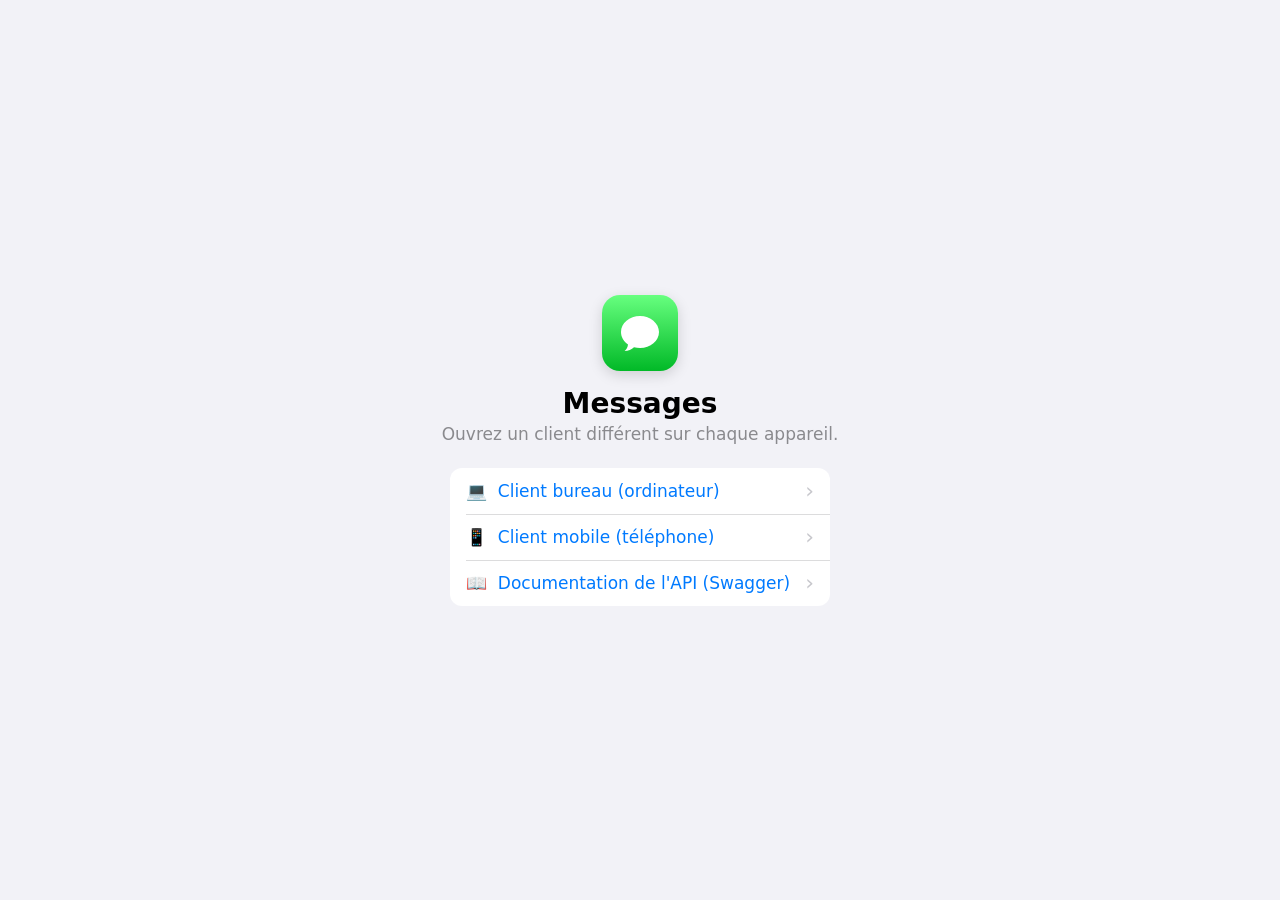
<file: clients/index.html>
<!DOCTYPE html>
<html lang="fr">
<head>
    <meta charset="UTF-8">
    <meta name="viewport" content="width=device-width, initial-scale=1.0">
    <title>Messages — Choix du client</title>
    <link rel="stylesheet" href="common/imessage.css">
    <style>
        body { font-size: 17px; }
        .form-group { width: 100%; max-width: 380px; }
        .form-row { color: var(--blue); text-decoration: none; }
        .form-row span { margin-left: auto; color: var(--disabled); font-size: 22px; }
    </style>
</head>
<body>
    <main class="auth">
        <div class="app-icon" aria-hidden="true">
            <svg viewBox="0 0 48 48"><path fill="#fff" d="M24 7C13.5 7 5 14.2 5 23.1c0 5 2.7 9.5 7 12.5-.3 2.6-1.6 4.9-3.4 6.5 3.7-.2 7-1.6 9.4-3.8 1.9.5 3.9.8 6 .8 10.5 0 19-7.2 19-16S34.5 7 24 7z"/></svg>
        </div>
        <h1>Messages</h1>
        <p class="subtitle">Ouvrez un client différent sur chaque appareil.</p>
        <nav class="form-group">
            <a class="form-row" href="desktop/">💻&nbsp; Client bureau (ordinateur)<span>›</span></a>
            <a class="form-row" href="mobile/">📱&nbsp; Client mobile (téléphone)<span>›</span></a>
            <a class="form-row" href="/docs">📖&nbsp; Documentation de l'API (Swagger)<span>›</span></a>
        </nav>
    </main>
</body>
</html>
</file>
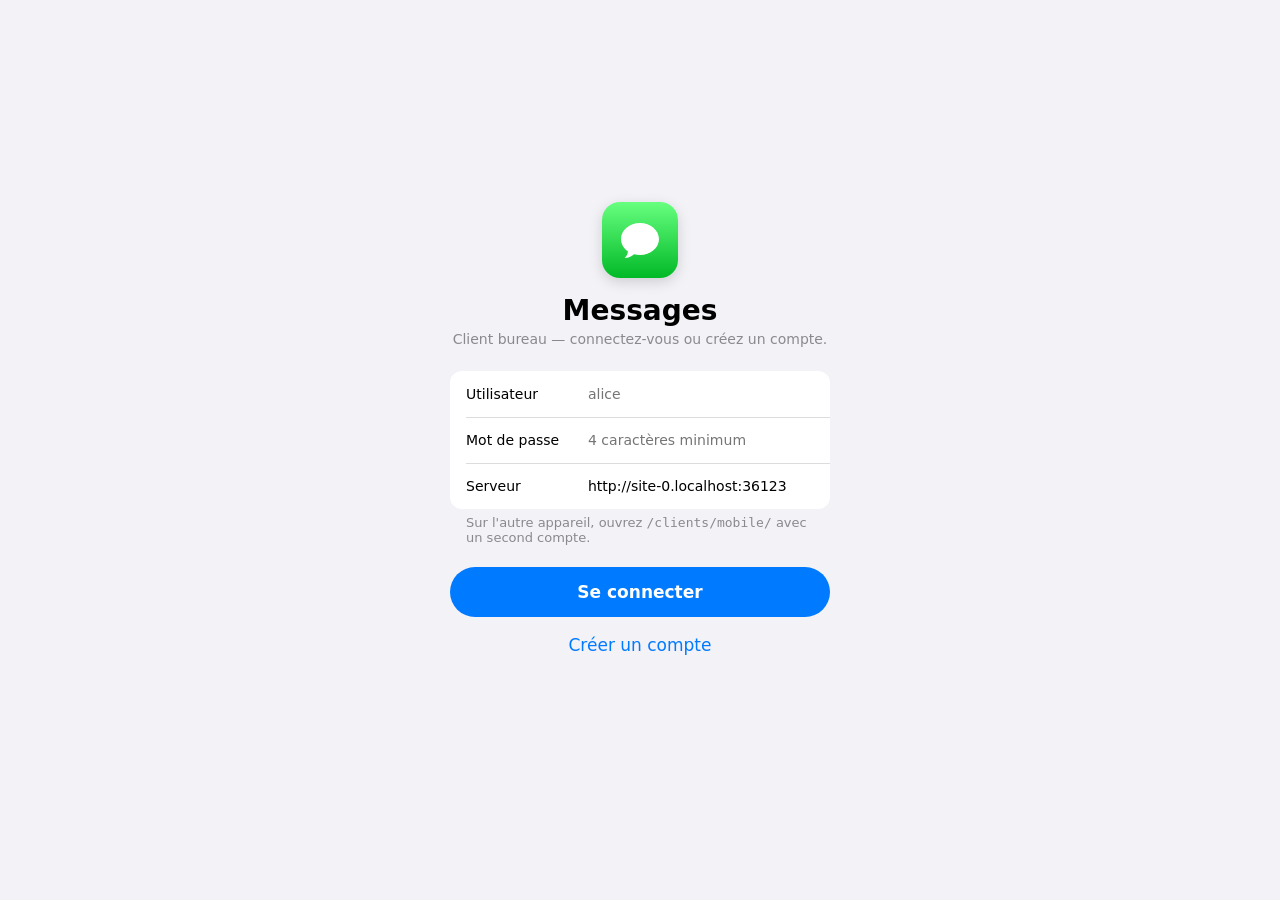
<file: clients/desktop/index.html>
<!DOCTYPE html>
<html lang="fr">
<head>
    <meta charset="UTF-8">
    <meta name="viewport" content="width=device-width, initial-scale=1.0">
    <title>Messages — Client Bureau</title>
    <link rel="stylesheet" href="../common/imessage.css">
    <style>
        /* Mise en page de Messages sur macOS : barre latérale à gauche, conversation à droite */
        body { font-size: 14px; overflow: hidden; }

        #chatView { display: grid; grid-template-columns: 320px 1fr auto; height: 100vh; }

        aside {
            display: flex;
            flex-direction: column;
            min-height: 0;
            padding: 12px 10px 8px;
            background: var(--sidebar-bg);
            border-right: 0.5px solid var(--separator);
        }
        .sidebar-header { display: flex; align-items: center; gap: 10px; padding: 2px 4px 14px; }
        .sidebar-header .avatar { width: 32px; height: 32px; font-size: 13px; }
        .sidebar-header .me { flex: 1; min-width: 0; display: flex; flex-direction: column; }
        #meLabel { font-weight: 600; font-size: 13px; }

        #userList { flex: 1; overflow-y: auto; display: flex; flex-direction: column; gap: 2px; }
        .contact {
            display: grid;
            grid-template-columns: 10px 40px 1fr;
            align-items: center;
            gap: 8px;
            width: 100%;
            padding: 10px 10px 10px 4px;
            border: 0;
            border-radius: 10px;
            background: none;
            text-align: left;
        }
        .contact:not(.active):hover { background: rgba(0, 0, 0, 0.04); }
        .contact.active { background: var(--selection); color: #fff; }
        .contact.active .presence { color: rgba(255, 255, 255, 0.85); }
        .contact .chevron { display: none; }
        .row-text { display: flex; flex-direction: column; min-width: 0; }
        .row-text .name { font-weight: 600; font-size: 14px; }
        .row-text .presence { font-size: 13px; }
        .unread-dot { width: 10px; height: 10px; border-radius: 50%; }
        .unread-dot.visible { background: var(--blue); }

        .journal { padding: 6px 4px 0; border-top: 0.5px solid var(--separator); }

        main { position: relative; display: flex; flex-direction: column; min-width: 0; min-height: 0; }
        #emptyState { margin: auto; color: var(--secondary); font-size: 15px; }
        #conversation { flex: 1; display: flex; flex-direction: column; min-height: 0; }

        /* En-tête centré (avatar puis nom dans une capsule), flottant au-dessus du fil */
        .conv-bar { display: flex; justify-content: center; padding: 4px 0 2px; }
        .contact-header .avatar { width: 44px; height: 44px; font-size: 17px; }
        #thread { padding-top: 100px; }

        /* Panneau d'informations à droite, comme dans Messages sur macOS */
        #infoPanel { width: 340px; border-left: 0.5px solid var(--separator); }

        .msg { font-size: 14px; max-width: 60%; }
    </style>
</head>
<body>
    <!-- 1. Connexion / création de compte (REST) -->
    <section id="authView" class="auth">
        <div class="app-icon" aria-hidden="true">
            <svg viewBox="0 0 48 48"><path fill="#fff" d="M24 7C13.5 7 5 14.2 5 23.1c0 5 2.7 9.5 7 12.5-.3 2.6-1.6 4.9-3.4 6.5 3.7-.2 7-1.6 9.4-3.8 1.9.5 3.9.8 6 .8 10.5 0 19-7.2 19-16S34.5 7 24 7z"/></svg>
        </div>
        <h1>Messages</h1>
        <p class="subtitle">Client bureau — connectez-vous ou créez un compte.</p>
        <form id="authForm">
            <div class="form-group">
                <div class="form-row">
                    <label for="username">Utilisateur</label>
                    <input id="username" required minlength="3" maxlength="50" autocomplete="username" placeholder="alice">
                </div>
                <div class="form-row">
                    <label for="password">Mot de passe</label>
                    <input id="password" type="password" required minlength="4" autocomplete="current-password" placeholder="4 caractères minimum">
                </div>
                <div class="form-row">
                    <label for="server">Serveur</label>
                    <input id="server" required>
                </div>
            </div>
            <p class="form-footnote">Sur l'autre appareil, ouvrez <code>/clients/mobile/</code> avec un second compte.</p>
            <button id="btnLogin" class="btn-primary" type="submit">Se connecter</button>
            <button id="btnRegister" class="btn-plain" type="submit">Créer un compte</button>
            <p id="authMessage"></p>
        </form>
    </section>

    <!-- 2. Messagerie -->
    <section id="chatView" hidden>
        <aside>
            <div class="sidebar-header">
                <span id="meAvatar" class="avatar"></span>
                <div class="me">
                    <span id="meLabel"></span>
                    <span id="wsStatus" class="ws-status"></span>
                </div>
                <button id="btnLogout" class="glass round" title="Se déconnecter" aria-label="Se déconnecter">
                    <svg viewBox="0 0 24 24" fill="none" stroke="currentColor" stroke-width="1.8" stroke-linecap="round" stroke-linejoin="round"><path d="M14 4h4a2 2 0 0 1 2 2v12a2 2 0 0 1-2 2h-4"/><path d="M9 16l-4-4 4-4"/><path d="M5 12h10"/></svg>
                </button>
            </div>
            <ul id="userList"></ul>
            <details class="journal">
                <summary>Journal REST / WebSocket</summary>
                <ol id="log" reversed></ol>
            </details>
        </aside>

        <main>
            <p id="emptyState">Sélectionnez une conversation</p>
            <div id="conversation" hidden>
                <header class="conv-bar">
                    <button id="btnContactInfo" class="contact-header" aria-controls="infoPanel" aria-expanded="false" title="Informations sur le contact">
                        <span id="contactAvatar" class="avatar"></span>
                        <span class="glass"><span id="contactName"></span><span class="chev">›</span></span>
                        <span id="contactPresence" class="presence"></span>
                    </button>
                </header>
                <div id="thread">
                    <ul id="messages"></ul>
                    <div id="typing" class="typing" hidden><span></span><span></span><span></span></div>
                </div>
                <p id="composerError"></p>
                <form id="sendForm" class="composer">
                    <div class="composer-field">
                        <input id="messageInput" placeholder="Message" autocomplete="off" maxlength="5000">
                        <button id="btnSend" type="submit" aria-label="Envoyer">
                            <svg viewBox="0 0 14 14" fill="none" stroke="currentColor" stroke-width="2" stroke-linecap="round" stroke-linejoin="round"><path d="M7 12V2M2.5 6.5L7 2l4.5 4.5"/></svg>
                        </button>
                    </div>
                </form>
            </div>
        </main>

        <section id="infoPanel" aria-label="Informations sur le contact" hidden>
            <button id="btnCloseInfo" class="glass round" aria-label="Fermer">
                <svg viewBox="0 0 14 14" fill="none" stroke="currentColor" stroke-width="1.8" stroke-linecap="round"><path d="M2 2l10 10M12 2L2 12"/></svg>
            </button>
            <div class="info-head">
                <span id="infoAvatar" class="avatar"></span>
                <h2 id="infoName"></h2>
                <span id="infoPresence" class="presence"></span>
            </div>
            <div id="infoBody"></div>
        </section>
    </section>

    <script type="module">
        import { initChat } from "../common/chat.js";
        initChat();
    </script>
</body>
</html>
</file>
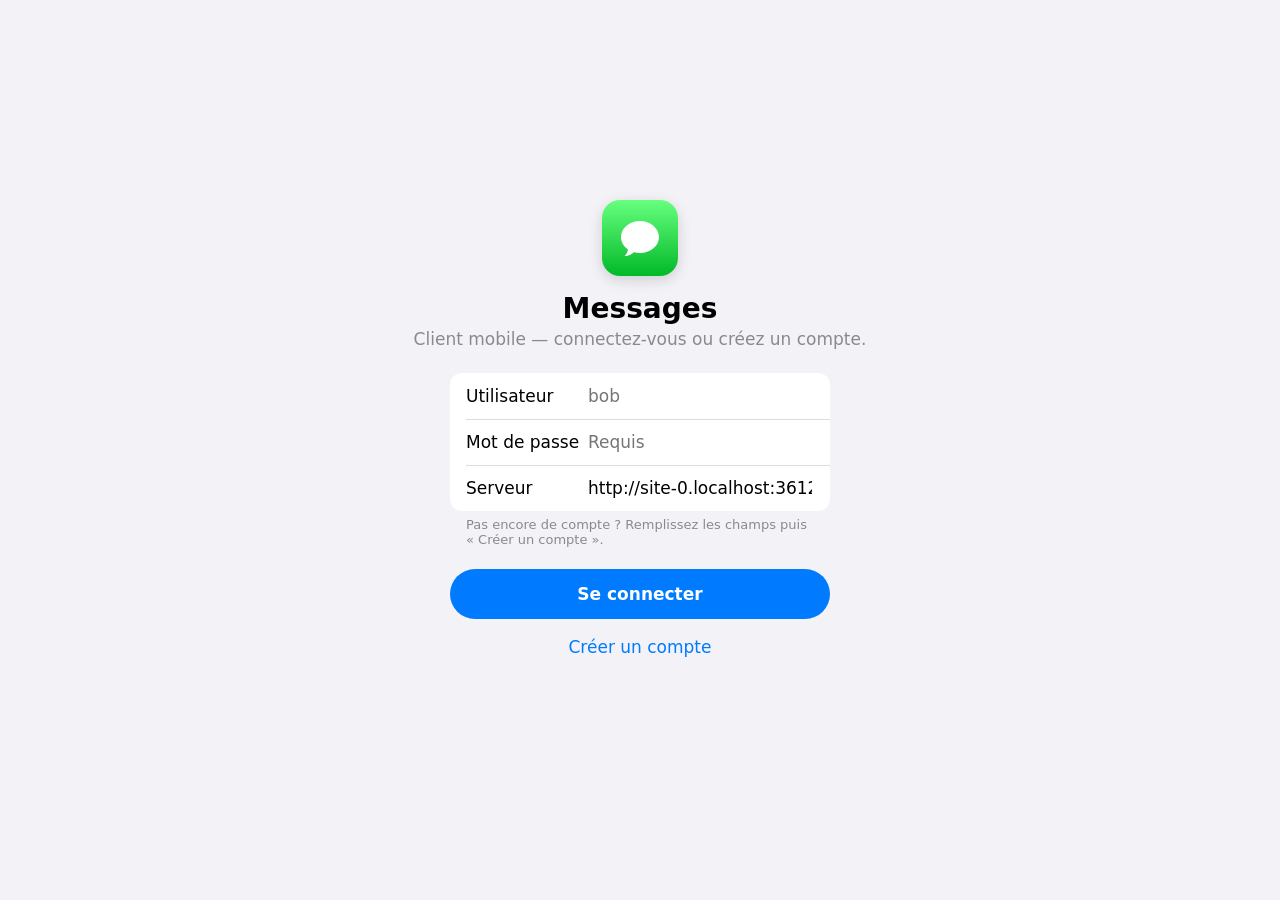
<file: clients/mobile/index.html>
<!DOCTYPE html>
<html lang="fr">
<head>
    <meta charset="UTF-8">
    <meta name="viewport" content="width=device-width, initial-scale=1.0, viewport-fit=cover">
    <title>Messages — Client Mobile</title>
    <link rel="stylesheet" href="../common/imessage.css">
    <style>
        /* Mise en page de Messages sur iOS : liste des conversations OU conversation */
        body { font-size: 17px; }
        .auth { padding-top: max(32px, env(safe-area-inset-top)); }

        #chatView { height: 100dvh; display: flex; flex-direction: column; }
        body.in-conversation aside { display: none; }
        body:not(.in-conversation) main { display: none; }

        /* --- Liste des conversations --- */
        aside {
            flex: 1;
            display: flex;
            flex-direction: column;
            min-height: 0;
            overflow-y: auto;
            padding: max(10px, env(safe-area-inset-top)) 0 env(safe-area-inset-bottom);
        }
        .top-bar { display: flex; padding: 4px 16px; }
        .large-title { margin: 8px 16px 2px; font-size: 34px; font-weight: 700; letter-spacing: 0.3px; }
        .me-line { margin: 0 16px 10px; font-size: 13px; color: var(--secondary); }
        #meLabel { color: var(--text); font-weight: 600; }

        .contact {
            display: grid;
            grid-template-columns: 12px auto 1fr auto;
            align-items: center;
            width: 100%;
            padding: 0 16px 0 4px;
            border: 0;
            background: none;
            text-align: left;
        }
        .contact:active { background: var(--bubble-received); }
        .contact .avatar { width: 46px; height: 46px; margin: 0 12px 0 6px; font-size: 18px; }
        .row-text {
            display: flex;
            flex-direction: column;
            min-width: 0;
            padding: 14px 0;
            border-bottom: 0.5px solid var(--separator);
            align-self: stretch;
            justify-content: center;
        }
        .row-text .name { font-weight: 600; font-size: 17px; }
        .row-text .presence { font-size: 15px; }
        .contact .chevron {
            align-self: stretch;
            display: flex;
            align-items: center;
            padding-left: 6px;
            border-bottom: 0.5px solid var(--separator);
            color: var(--disabled);
            font-size: 22px;
        }
        .unread-dot { width: 10px; height: 10px; border-radius: 50%; justify-self: end; }
        .unread-dot.visible { background: var(--blue); }

        .journal { margin-top: auto; padding: 16px; }

        /* --- Conversation --- */
        main { flex: 1; display: flex; flex-direction: column; min-height: 0; }
        #emptyState { display: none; }
        #conversation { flex: 1; display: flex; flex-direction: column; min-height: 0; }

        .conv-header {
            display: grid;
            grid-template-columns: 52px 1fr 52px;
            align-items: start;
            padding: max(8px, env(safe-area-inset-top)) 8px 4px;
        }
        #btnBack { margin-top: 14px; color: var(--blue); }
        #btnBack svg { width: 20px; height: 20px; }
        .contact-header { justify-self: center; }
        .contact-header .avatar { width: 50px; height: 50px; font-size: 19px; }

        /* Le fil défile sous l'en-tête flouté */
        #thread { padding: calc(max(8px, env(safe-area-inset-top)) + 104px) 16px 12px; }

        /* Fiche du contact : feuille plein écran qui monte, comme sur iOS */
        #infoPanel {
            position: fixed;
            inset: 0;
            z-index: 10;
            padding-top: max(14px, env(safe-area-inset-top));
            padding-bottom: max(24px, env(safe-area-inset-bottom));
            animation: sheet-up 0.28s ease-out;
        }
        #btnCloseInfo { top: max(12px, env(safe-area-inset-top)); left: 16px; }
        @keyframes sheet-up { from { transform: translateY(100%); } to { transform: none; } }
        .msg { max-width: 75%; }
        .composer { padding-bottom: max(10px, env(safe-area-inset-bottom)); }
        .composer-field { min-height: 38px; }
        #btnSend { width: 30px; height: 30px; }
    </style>
</head>
<body>
    <!-- 1. Connexion / création de compte (REST) -->
    <section id="authView" class="auth">
        <div class="app-icon" aria-hidden="true">
            <svg viewBox="0 0 48 48"><path fill="#fff" d="M24 7C13.5 7 5 14.2 5 23.1c0 5 2.7 9.5 7 12.5-.3 2.6-1.6 4.9-3.4 6.5 3.7-.2 7-1.6 9.4-3.8 1.9.5 3.9.8 6 .8 10.5 0 19-7.2 19-16S34.5 7 24 7z"/></svg>
        </div>
        <h1>Messages</h1>
        <p class="subtitle">Client mobile — connectez-vous ou créez un compte.</p>
        <form id="authForm">
            <div class="form-group">
                <div class="form-row">
                    <label for="username">Utilisateur</label>
                    <input id="username" required minlength="3" maxlength="50" autocomplete="username" autocapitalize="none" placeholder="bob">
                </div>
                <div class="form-row">
                    <label for="password">Mot de passe</label>
                    <input id="password" type="password" required minlength="4" autocomplete="current-password" placeholder="Requis">
                </div>
                <div class="form-row">
                    <label for="server">Serveur</label>
                    <input id="server" required inputmode="url" autocapitalize="none">
                </div>
            </div>
            <p class="form-footnote">Pas encore de compte ? Remplissez les champs puis « Créer un compte ».</p>
            <button id="btnLogin" class="btn-primary" type="submit">Se connecter</button>
            <button id="btnRegister" class="btn-plain" type="submit">Créer un compte</button>
            <p id="authMessage"></p>
        </form>
    </section>

    <!-- 2. Messagerie -->
    <section id="chatView" hidden>
        <aside>
            <div class="top-bar">
                <button id="btnLogout" class="glass">Déconnexion</button>
            </div>
            <h1 class="large-title">Messages</h1>
            <p class="me-line"><span id="meLabel"></span> · <span id="wsStatus" class="ws-status"></span></p>
            <ul id="userList"></ul>
            <details class="journal">
                <summary>Journal REST / WebSocket</summary>
                <ol id="log" reversed></ol>
            </details>
        </aside>

        <main>
            <p id="emptyState"></p>
            <div id="conversation" hidden>
                <header class="conv-header conv-bar">
                    <button id="btnBack" class="glass round" aria-label="Retour aux conversations">
                        <svg viewBox="0 0 20 20" fill="none" stroke="currentColor" stroke-width="2.4" stroke-linecap="round" stroke-linejoin="round"><path d="M12.5 3.5L6 10l6.5 6.5"/></svg>
                    </button>
                    <button id="btnContactInfo" class="contact-header" aria-controls="infoPanel" aria-expanded="false" title="Informations sur le contact">
                        <span id="contactAvatar" class="avatar"></span>
                        <span class="glass"><span id="contactName"></span><span class="chev">›</span></span>
                        <span id="contactPresence" class="presence"></span>
                    </button>
                </header>
                <div id="thread">
                    <ul id="messages"></ul>
                    <div id="typing" class="typing" hidden><span></span><span></span><span></span></div>
                </div>
                <p id="composerError"></p>
                <form id="sendForm" class="composer">
                    <div class="composer-field">
                        <input id="messageInput" placeholder="Message" autocomplete="off" maxlength="5000">
                        <button id="btnSend" type="submit" aria-label="Envoyer">
                            <svg viewBox="0 0 14 14" fill="none" stroke="currentColor" stroke-width="2" stroke-linecap="round" stroke-linejoin="round"><path d="M7 12V2M2.5 6.5L7 2l4.5 4.5"/></svg>
                        </button>
                    </div>
                </form>
            </div>
        </main>

        <section id="infoPanel" aria-label="Informations sur le contact" hidden>
            <button id="btnCloseInfo" class="glass round" aria-label="Fermer">
                <svg viewBox="0 0 14 14" fill="none" stroke="currentColor" stroke-width="1.8" stroke-linecap="round"><path d="M2 2l10 10M12 2L2 12"/></svg>
            </button>
            <div class="info-head">
                <span id="infoAvatar" class="avatar"></span>
                <h2 id="infoName"></h2>
                <span id="infoPresence" class="presence"></span>
            </div>
            <div id="infoBody"></div>
        </section>
    </section>

    <script type="module">
        import { initChat } from "../common/chat.js";
        initChat({
            onConversationOpened: () => document.body.classList.add("in-conversation"),
            onConversationClosed: () => document.body.classList.remove("in-conversation"),
        });
    </script>
</body>
</html>
</file>
<file: clients/common/imessage.css>
/*
 * Styles communs aux deux clients, calqués sur iMessage (macOS / iOS 26+).
 * Chaque page ajoute sa propre mise en page (bureau : deux colonnes ; mobile : un écran à la fois).
 */

:root {
    --blue: #007aff;
    --green: #34c759;
    --red: #ff3b30;
    --bubble-sent: #0b84ff;
    --bubble-received: #e9e9eb;
    --text: #000;
    --secondary: #8a8a8e;
    --separator: rgba(60, 60, 67, 0.18);
    --thread-bg: #fff;
    --grouped-bg: #f2f2f7;
    --cell-bg: #fff;
    --sidebar-bg: #ececec;
    --selection: #0a7aff;
    --field-bg: rgba(255, 255, 255, 0.9);
    --field-border: rgba(0, 0, 0, 0.12);
    --glass-bg: rgba(255, 255, 255, 0.72);
    --glass-border: rgba(0, 0, 0, 0.08);
    --avatar: linear-gradient(180deg, #a5abb9, #858a97);
    --disabled: #c7c7cc;
    color-scheme: light dark;
}

@media (prefers-color-scheme: dark) {
    :root {
        --blue: #0a84ff;
        --bubble-sent: #0a84ff;
        --bubble-received: #3a3a3c;
        --text: #fff;
        --secondary: #98989f;
        --separator: rgba(84, 84, 88, 0.6);
        --thread-bg: #000;
        --grouped-bg: #000;
        --cell-bg: #1c1c1e;
        --sidebar-bg: #232325;
        --field-bg: rgba(44, 44, 46, 0.9);
        --field-border: rgba(255, 255, 255, 0.12);
        --glass-bg: rgba(58, 58, 60, 0.72);
        --glass-border: rgba(255, 255, 255, 0.1);
        --avatar: linear-gradient(180deg, #8e94a2, #6c717d);
        --disabled: #48484a;
    }
}

* { box-sizing: border-box; }
[hidden] { display: none !important; }

html, body { margin: 0; height: 100%; }
body {
    font-family: -apple-system, BlinkMacSystemFont, "SF Pro Text", "Helvetica Neue", system-ui, sans-serif;
    color: var(--text);
    background: var(--thread-bg);
    -webkit-font-smoothing: antialiased;
    -webkit-tap-highlight-color: transparent;
}
button, input { font: inherit; color: inherit; }
button { cursor: pointer; }
ul { list-style: none; margin: 0; padding: 0; }

/* ---------- Boutons « Liquid Glass » (ronds ou en capsule) ---------- */

.glass {
    display: inline-flex;
    align-items: center;
    justify-content: center;
    min-width: 36px;
    height: 36px;
    padding: 0 10px;
    border-radius: 18px;
    border: 0.5px solid var(--glass-border);
    background: var(--glass-bg);
    box-shadow: 0 2px 10px rgba(0, 0, 0, 0.08), inset 0 1px 0 rgba(255, 255, 255, 0.35);
    -webkit-backdrop-filter: blur(20px) saturate(180%);
    backdrop-filter: blur(20px) saturate(180%);
    font-size: 15px;
    font-weight: 500;
}
.glass.round { width: 36px; padding: 0; }
.glass svg { width: 18px; height: 18px; }

/* ---------- Avatars (contact sans photo : initiales sur dégradé gris) ---------- */

.avatar {
    display: inline-grid;
    place-items: center;
    flex: none;
    width: 40px;
    height: 40px;
    border-radius: 50%;
    background: var(--avatar);
    color: #fff;
    font-size: 16px;
    font-weight: 600;
    letter-spacing: 0.3px;
}

/* Présence (exigence de l'énoncé) : texte secondaire, avec un point vert si en ligne */
.presence { color: var(--secondary); }
.presence.online::before {
    content: "";
    display: inline-block;
    width: 7px;
    height: 7px;
    margin-right: 5px;
    border-radius: 50%;
    background: var(--green);
    vertical-align: 1px;
}

/* ---------- Fil de discussion ---------- */

#thread {
    flex: 1;
    min-height: 0;
    overflow-y: auto;
    display: flex;
    flex-direction: column;
    padding: 8px 18px 12px;
    background: var(--thread-bg);
}
#messages { display: flex; flex-direction: column; }

.timestamp {
    align-self: center;
    margin: 14px 0 6px;
    font-size: 11px;
    color: var(--secondary);
}
.timestamp strong { font-weight: 600; }

.msg {
    position: relative;
    z-index: 0; /* les « queues » (z-index: -1) passent sous le texte */
    max-width: 70%;
    margin-top: 2px;
    padding: 7px 12px 8px;
    border-radius: 18px;
    line-height: 1.32;
    white-space: pre-wrap;
    overflow-wrap: anywhere;
}
.msg.first { margin-top: 8px; }
.msg.mine { align-self: flex-end; background: var(--bubble-sent); color: #fff; }
.msg.theirs { align-self: flex-start; background: var(--bubble-received); color: var(--text); }

/* Queue de bulle : un arrondi de la couleur de la bulle, découpé par un second de la couleur du fond */
.msg.tail::before,
.msg.tail::after {
    content: "";
    position: absolute;
    z-index: -1;
    bottom: 0;
    height: 20px;
}
.msg.mine.tail::before { right: -7px; width: 20px; background: var(--bubble-sent); border-bottom-left-radius: 16px 14px; }
.msg.mine.tail::after { right: -26px; width: 26px; background: var(--thread-bg); border-bottom-left-radius: 10px; }
.msg.theirs.tail::before { left: -7px; width: 20px; background: var(--bubble-received); border-bottom-right-radius: 16px 14px; }
.msg.theirs.tail::after { left: -26px; width: 26px; background: var(--thread-bg); border-bottom-right-radius: 10px; }

.receipt {
    align-self: flex-end;
    margin: 3px 4px 0 0;
    font-size: 11px;
    font-weight: 500;
    color: var(--secondary);
}

/* Bulle « … » quand l'autre écrit */
.typing {
    position: relative;
    align-self: flex-start;
    display: flex;
    gap: 4px;
    margin: 8px 0 4px 6px;
    padding: 12px 14px;
    border-radius: 18px;
    background: var(--bubble-received);
}
.typing::before,
.typing::after {
    content: "";
    position: absolute;
    border-radius: 50%;
    background: var(--bubble-received);
}
.typing::before { width: 11px; height: 11px; left: -2px; bottom: -2px; }
.typing::after { width: 5px; height: 5px; left: -6px; bottom: -6px; }
.typing span {
    width: 8px;
    height: 8px;
    border-radius: 50%;
    background: var(--secondary);
    animation: typing 1.2s infinite ease-in-out;
}
.typing span:nth-child(2) { animation-delay: 0.2s; }
.typing span:nth-child(3) { animation-delay: 0.4s; }
@keyframes typing {
    0%, 60%, 100% { opacity: 0.35; }
    30% { opacity: 1; }
}

/* ---------- Zone de saisie : capsule, flèche bleue visible seulement avec du texte ---------- */

#composerError {
    margin: 0;
    padding: 0 20px;
    font-size: 12px;
    text-align: right;
    color: var(--red);
}
#composerError:empty { display: none; }

.composer {
    display: flex;
    align-items: center;
    padding: 8px 16px 12px;
    background: var(--thread-bg);
}
.composer-field {
    flex: 1;
    display: flex;
    align-items: center;
    min-height: 36px;
    padding: 3px 3px 3px 14px;
    border: 0.5px solid var(--field-border);
    border-radius: 18px;
    background: var(--field-bg);
    box-shadow: 0 1px 8px rgba(0, 0, 0, 0.06);
}
#messageInput {
    flex: 1;
    min-width: 0;
    padding: 4px 0;
    border: 0;
    outline: none;
    background: transparent;
}
#messageInput::placeholder { color: var(--secondary); }
#btnSend {
    display: grid;
    place-items: center;
    flex: none;
    width: 28px;
    height: 28px;
    padding: 0;
    border: 0;
    border-radius: 50%;
    background: var(--blue);
    color: #fff;
}
#btnSend svg { width: 14px; height: 14px; }
#btnSend:disabled { background: var(--disabled); }
#messageInput:placeholder-shown + #btnSend { visibility: hidden; }

/* ---------- Connexion / création de compte (formulaire groupé façon Réglages) ---------- */

.auth {
    min-height: 100%;
    display: flex;
    flex-direction: column;
    align-items: center;
    justify-content: center;
    padding: 32px 16px;
    background: var(--grouped-bg);
}
.app-icon {
    display: grid;
    place-items: center;
    width: 76px;
    height: 76px;
    border-radius: 18px;
    background: linear-gradient(180deg, #67ff7f, #01b927);
    box-shadow: 0 4px 14px rgba(0, 0, 0, 0.15);
}
.app-icon svg { width: 48px; height: 48px; }
.auth h1 { margin: 16px 0 4px; font-size: 28px; font-weight: 700; }
.auth .subtitle { margin: 0 0 24px; color: var(--secondary); text-align: center; }
.auth form { width: 100%; max-width: 380px; display: flex; flex-direction: column; align-items: stretch; }

.form-group {
    overflow: hidden;
    border-radius: 12px;
    background: var(--cell-bg);
}
.form-row {
    position: relative;
    display: flex;
    align-items: center;
    min-height: 46px;
    padding: 0 16px;
}
.form-row + .form-row::before {
    content: "";
    position: absolute;
    top: 0;
    left: 16px;
    right: 0;
    border-top: 0.5px solid var(--separator);
}
.form-row label { flex: none; width: 120px; }
.form-row input { flex: 1; min-width: 0; border: 0; outline: none; background: transparent; }
.form-footnote { margin: 6px 16px 22px; font-size: 13px; color: var(--secondary); }

.btn-primary {
    height: 50px;
    border: 0;
    border-radius: 25px;
    background: var(--blue);
    color: #fff;
    font-size: 17px;
    font-weight: 600;
}
.btn-plain {
    margin-top: 6px;
    padding: 12px;
    border: 0;
    background: none;
    color: var(--blue);
    font-size: 17px;
}
#authMessage { min-height: 20px; margin: 12px 0 0; text-align: center; font-size: 14px; }
#authMessage.error { color: var(--red); }

/* ---------- Journal REST / WebSocket (outil de démonstration, discret) ---------- */

.journal { font-size: 11px; color: var(--secondary); }
.journal summary { cursor: pointer; padding: 6px 0; }
.journal ol { max-height: 140px; overflow-y: auto; margin: 0; padding-left: 18px; }
.journal li.error { color: var(--red); }

.ws-status { font-size: 12px; color: var(--secondary); }
.ws-status.online { color: var(--green); }

.hint { padding: 16px; font-size: 13px; color: var(--secondary); text-align: center; }

/* ---------- En-tête de conversation : flotte au-dessus du fil, avec flou (verre) ---------- */

#conversation { position: relative; }
.conv-bar {
    position: absolute;
    top: 0;
    left: 0;
    right: 0;
    z-index: 2;
    background: color-mix(in srgb, var(--thread-bg) 72%, transparent);
    -webkit-backdrop-filter: blur(20px) saturate(180%);
    backdrop-filter: blur(20px) saturate(180%);
}

/* Zone cliquable avatar + nom : fond « verre » au survol, ouvre le panneau d'informations */
.contact-header {
    display: flex;
    flex-direction: column;
    align-items: center;
    padding: 6px 16px 5px;
    border: 0.5px solid transparent;
    border-radius: 20px;
    background: transparent;
    transition: background 0.15s, box-shadow 0.15s, border-color 0.15s;
}
.contact-header:hover,
.contact-header[aria-expanded="true"] {
    border-color: var(--glass-border);
    background: var(--glass-bg);
    box-shadow: 0 4px 18px rgba(0, 0, 0, 0.1), inset 0 1px 0 rgba(255, 255, 255, 0.35);
    -webkit-backdrop-filter: blur(24px) saturate(180%);
    backdrop-filter: blur(24px) saturate(180%);
}
.contact-header .avatar { position: relative; z-index: 1; }
.contact-header .glass { margin-top: -6px; height: 28px; padding: 0 12px; font-size: 14px; font-weight: 600; }
.contact-header .glass .chev { margin-left: 4px; color: var(--secondary); font-weight: 400; }
#contactPresence { margin-top: 3px; font-size: 11px; }

/* ---------- Panneau d'informations sur le contact ---------- */

#infoPanel {
    position: relative;
    overflow-y: auto;
    padding: 14px 16px 24px;
    background: var(--grouped-bg);
}
#btnCloseInfo { position: absolute; top: 12px; left: 12px; }
#btnCloseInfo svg { width: 14px; height: 14px; }
.info-head { display: flex; flex-direction: column; align-items: center; padding: 10px 0 18px; }
.info-head .avatar { width: 84px; height: 84px; font-size: 34px; }
#infoName { margin: 10px 0 2px; font-size: 26px; font-weight: 700; text-align: center; overflow-wrap: anywhere; }
#infoPresence { font-size: 13px; }

.info-section { margin-bottom: 18px; }
.info-title {
    margin: 0 16px 6px;
    font-size: 12px;
    font-weight: 400;
    text-transform: uppercase;
    letter-spacing: 0.3px;
    color: var(--secondary);
}
.info-section .form-row { gap: 12px; min-height: 44px; }
.info-label { flex: 1; }
.info-value { color: var(--secondary); text-align: right; }
.info-value.mono { font-family: ui-monospace, "SF Mono", Menlo, monospace; font-size: 12px; }
.info-value.online-text { color: var(--green); }
.info-section .form-footnote { margin-bottom: 0; }
</file>
